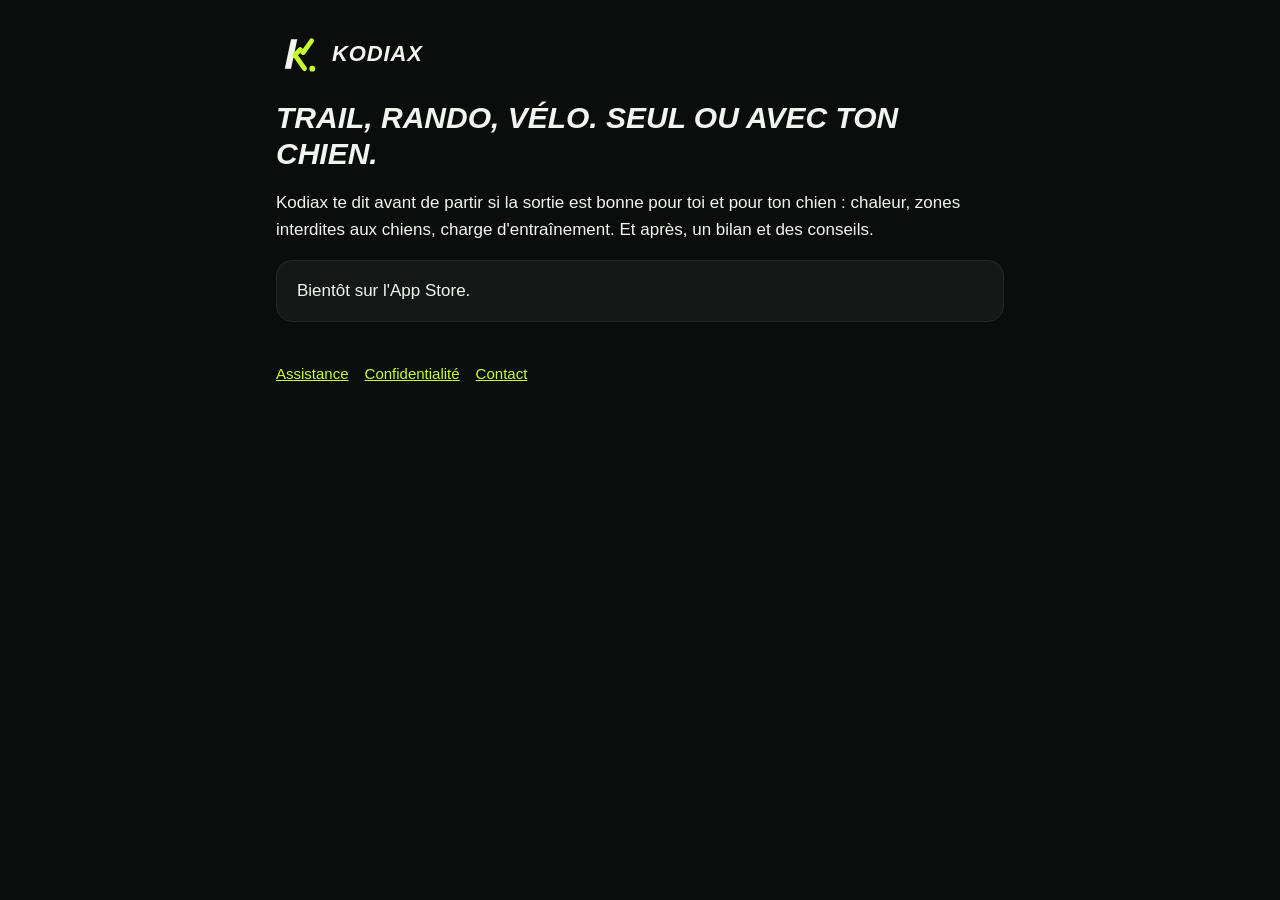
<file: index.html>
<!doctype html>
<html lang="fr"><head><meta charset="utf-8"><meta name="viewport" content="width=device-width,initial-scale=1">
<title>Kodiax — Sortir seul ou avec ton chien</title><link rel="stylesheet" href="style.css"></head>
<body><main>
<header><svg viewBox="0 0 120 120" aria-hidden="true"><rect width="120" height="120" rx="26" fill="#0B0D0C"/><polygon points="24,100 41,100 58,20 41,20" fill="#F2F4F0"/><path d="M50 64 L66 48 L74 56 L97 24" stroke="#C8FF2E" stroke-width="13" fill="none" stroke-linecap="round" stroke-linejoin="round"/><path d="M55 68 L78 100" stroke="#C8FF2E" stroke-width="13" fill="none" stroke-linecap="round"/><circle cx="99" cy="100" r="8" fill="#C8FF2E"/></svg><a href="index.html">KODIAX</a></header>
<h1>Trail, rando, vélo. Seul ou avec ton chien.</h1>
<p>Kodiax te dit avant de partir si la sortie est bonne pour toi et pour ton chien : chaleur, zones interdites aux chiens, charge d'entraînement. Et après, un bilan et des conseils.</p>
<div class="card">Bientôt sur l'App Store.</div>
<nav><a href="assistance.html">Assistance</a><a href="confidentialite.html">Confidentialité</a><a href="mailto:contact.kodiax@gmail.com">Contact</a></nav>
</main></body></html>
</file>
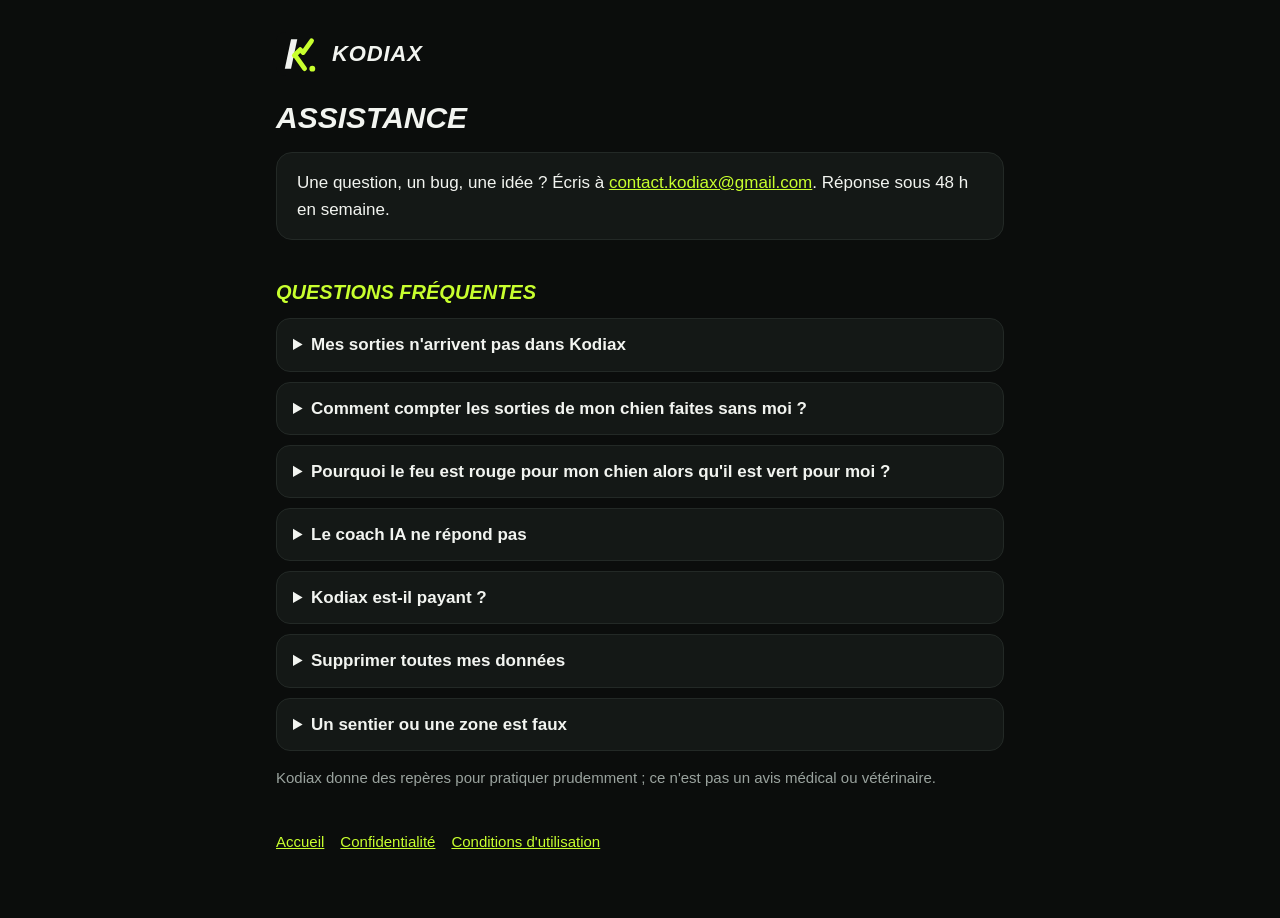
<file: assistance.html>
<!doctype html>
<html lang="fr"><head><meta charset="utf-8"><meta name="viewport" content="width=device-width,initial-scale=1">
<title>Kodiax — Assistance</title><link rel="stylesheet" href="style.css"></head>
<body><main>
<header><svg viewBox="0 0 120 120" aria-hidden="true"><rect width="120" height="120" rx="26" fill="#0B0D0C"/><polygon points="24,100 41,100 58,20 41,20" fill="#F2F4F0"/><path d="M50 64 L66 48 L74 56 L97 24" stroke="#C8FF2E" stroke-width="13" fill="none" stroke-linecap="round" stroke-linejoin="round"/><path d="M55 68 L78 100" stroke="#C8FF2E" stroke-width="13" fill="none" stroke-linecap="round"/><circle cx="99" cy="100" r="8" fill="#C8FF2E"/></svg><a href="index.html">KODIAX</a></header>
<h1>Assistance</h1>
<div class="card">Une question, un bug, une idée ? Écris à <a href="mailto:contact.kodiax@gmail.com">contact.kodiax@gmail.com</a>. Réponse sous 48 h en semaine.</div>

<h2>Questions fréquentes</h2>
<details><summary>Mes sorties n'arrivent pas dans Kodiax</summary>
<p>Kodiax lit tes sorties dans Apple Santé. Vérifie que ta montre y envoie bien ses entraînements :</p>
<ul><li><strong>Apple Watch</strong> : c'est automatique.</li>
<li><strong>Garmin</strong> : appli Garmin Connect → Plus → Paramètres → Applications connectées → Apple Santé, et autorise les entraînements.</li>
<li>Puis dans Réglages de l'iPhone → Santé → Accès aux données → Kodiax : autorise la lecture des entraînements.</li></ul>
<p>Les sorties faites avant la connexion de ta montre à Apple Santé ne remontent pas toujours : ajoute-les avec le « + » de l'accueil.</p></details>
<details><summary>Comment compter les sorties de mon chien faites sans moi ?</summary>
<p>Onglet Chiens → ton chien → « Ajouter une sortie sans moi », ou importe un fichier GPX (Strava, traceur…).</p></details>
<details><summary>Pourquoi le feu est rouge pour mon chien alors qu'il est vert pour moi ?</summary>
<p>Un chien se refroidit surtout en haletant. En effort intense (course, canicross, vélo), Kodiax passe au rouge dès 20 °C ressentis ; en balade, dès 25 °C. Les seuils sont plus bas pour les museaux courts, les pelages foncés et les chiens de plus de 8 ans.</p></details>
<details><summary>Le coach IA ne répond pas</summary>
<p>Il a besoin d'un iPhone compatible Apple Intelligence (iPhone 15 Pro ou plus récent) avec Apple Intelligence activé. Sinon, Kodiax affiche ses conseils calculés sans IA.</p></details>
<details><summary>Kodiax est-il payant ?</summary>
<p>Non. Toutes les fonctions de Kodiax sont offertes pendant le lancement, sans abonnement ni achat dans l'appli.</p></details>
<details><summary>Supprimer toutes mes données</summary>
<p>Kodiax → Réglages → « Supprimer mes données ». Tout est effacé de l'iPhone ; Apple Santé n'est pas modifié.</p></details>
<details><summary>Un sentier ou une zone est faux</summary>
<p>Les sentiers viennent d'OpenStreetMap et les zones des Parcs nationaux de France. Signale-le nous par e-mail ; tu peux aussi corriger directement la carte sur <a href="https://www.openstreetmap.org">openstreetmap.org</a>. Sur place, la signalisation fait toujours foi.</p></details>

<p class="muted">Kodiax donne des repères pour pratiquer prudemment ; ce n'est pas un avis médical ou vétérinaire.</p>
<nav><a href="index.html">Accueil</a><a href="confidentialite.html">Confidentialité</a><a href="https://www.apple.com/legal/internet-services/itunes/dev/stdeula/">Conditions d'utilisation</a></nav>
</main></body></html>
</file>
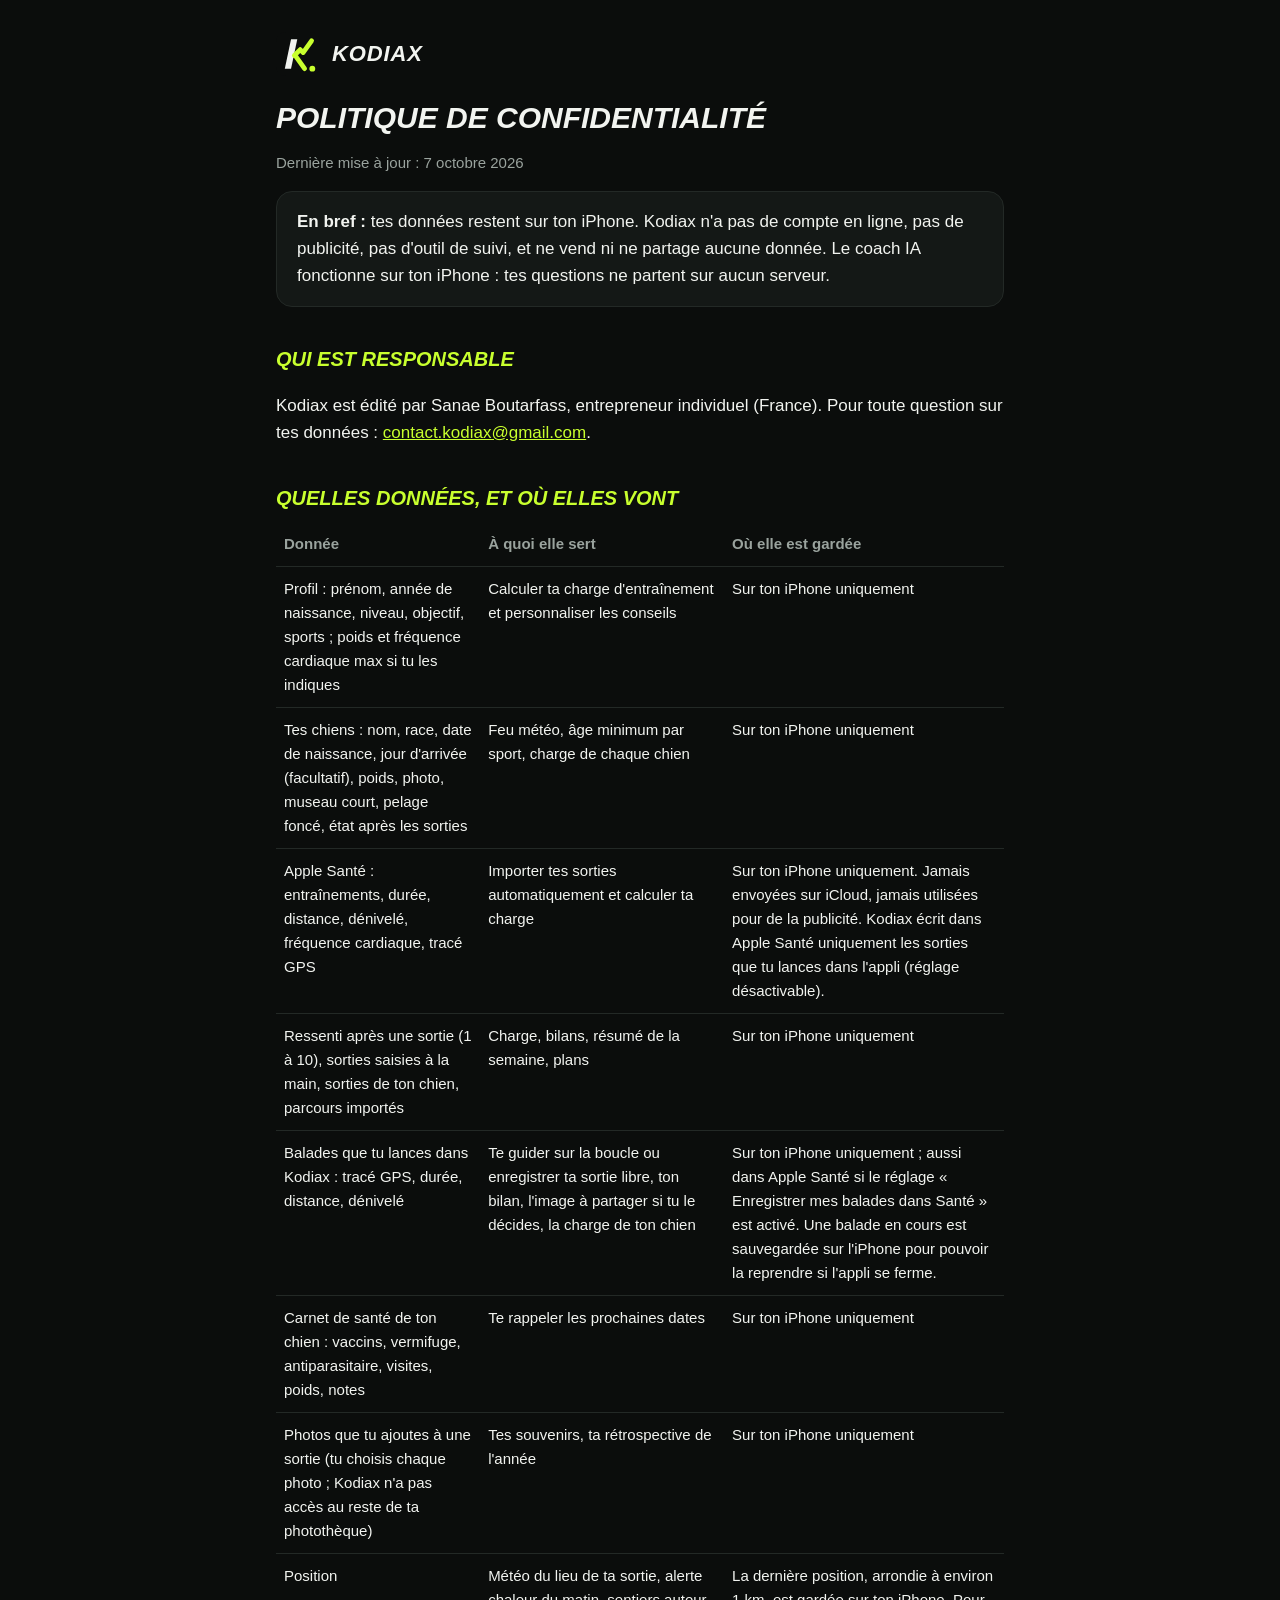
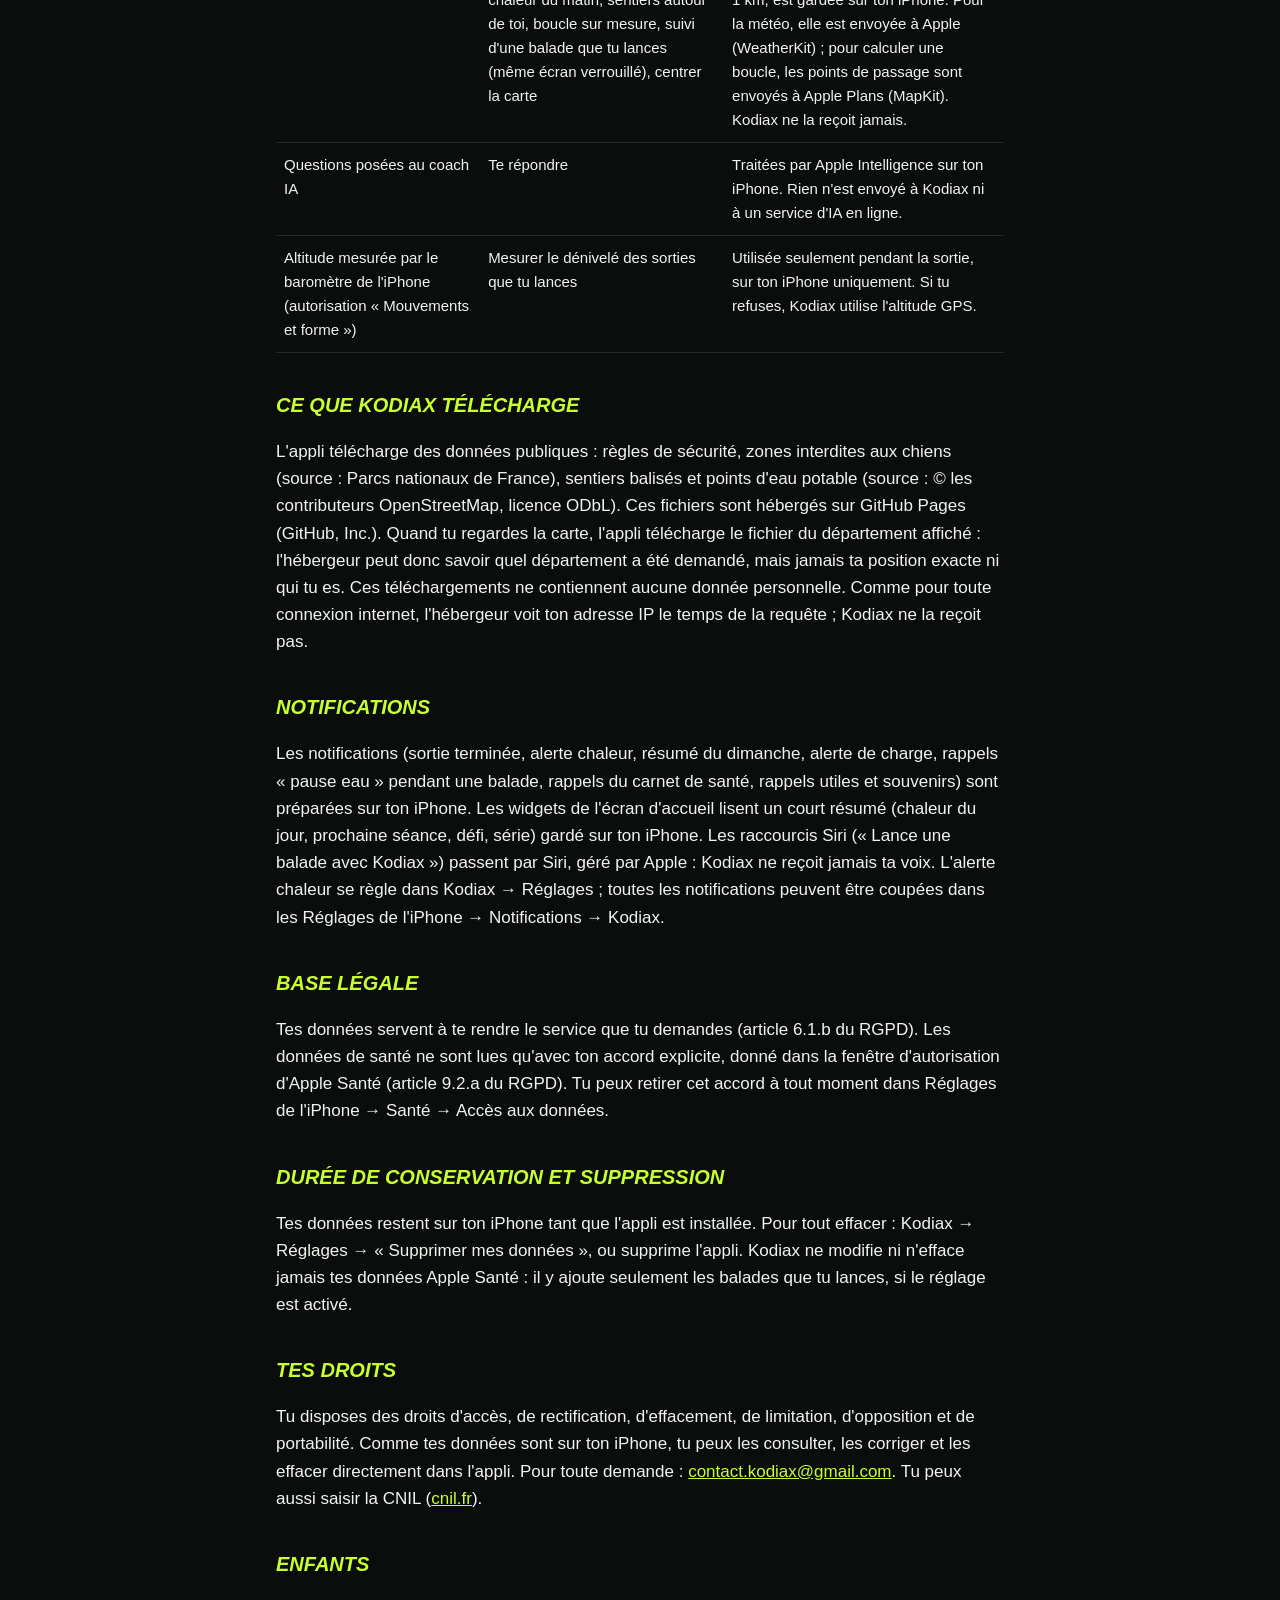
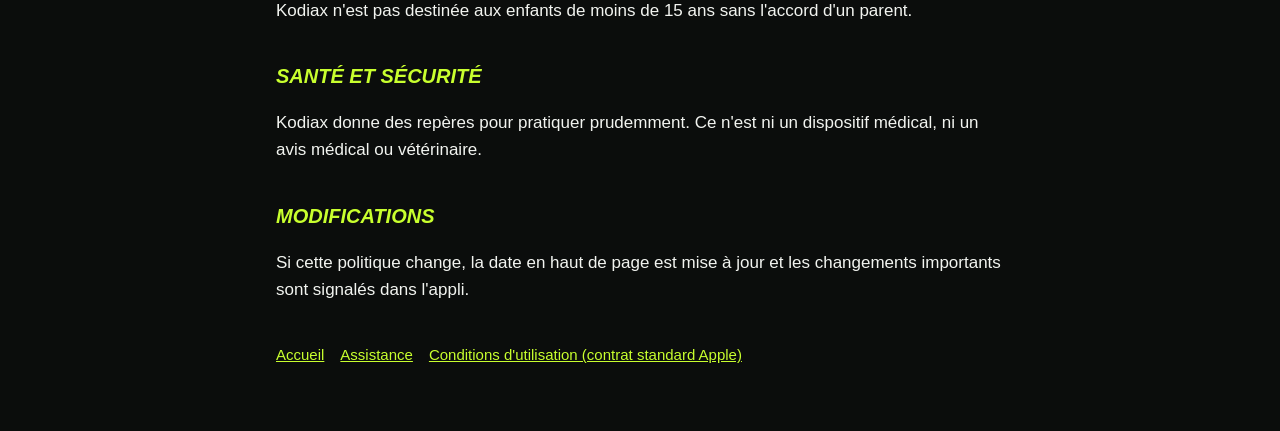
<file: confidentialite.html>
<!doctype html>
<html lang="fr"><head><meta charset="utf-8"><meta name="viewport" content="width=device-width,initial-scale=1">
<title>Kodiax — Politique de confidentialité</title><link rel="stylesheet" href="style.css"></head>
<body><main>
<header><svg viewBox="0 0 120 120" aria-hidden="true"><rect width="120" height="120" rx="26" fill="#0B0D0C"/><polygon points="24,100 41,100 58,20 41,20" fill="#F2F4F0"/><path d="M50 64 L66 48 L74 56 L97 24" stroke="#C8FF2E" stroke-width="13" fill="none" stroke-linecap="round" stroke-linejoin="round"/><path d="M55 68 L78 100" stroke="#C8FF2E" stroke-width="13" fill="none" stroke-linecap="round"/><circle cx="99" cy="100" r="8" fill="#C8FF2E"/></svg><a href="index.html">KODIAX</a></header>
<h1>Politique de confidentialité</h1>
<p class="muted">Dernière mise à jour : 7 octobre 2026</p>

<div class="card"><strong>En bref :</strong> tes données restent sur ton iPhone. Kodiax n'a pas de compte en ligne, pas de publicité, pas d'outil de suivi, et ne vend ni ne partage aucune donnée. Le coach IA fonctionne sur ton iPhone : tes questions ne partent sur aucun serveur.</div>

<h2>Qui est responsable</h2>
<p>Kodiax est édité par Sanae Boutarfass, entrepreneur individuel (France). Pour toute question sur tes données : <a href="mailto:contact.kodiax@gmail.com">contact.kodiax@gmail.com</a>.</p>

<h2>Quelles données, et où elles vont</h2>
<table>
<thead><tr><th>Donnée</th><th>À quoi elle sert</th><th>Où elle est gardée</th></tr></thead>
<tbody>
<tr><td>Profil : prénom, année de naissance, niveau, objectif, sports ; poids et fréquence cardiaque max si tu les indiques</td><td>Calculer ta charge d'entraînement et personnaliser les conseils</td><td>Sur ton iPhone uniquement</td></tr>
<tr><td>Tes chiens : nom, race, date de naissance, jour d'arrivée (facultatif), poids, photo, museau court, pelage foncé, état après les sorties</td><td>Feu météo, âge minimum par sport, charge de chaque chien</td><td>Sur ton iPhone uniquement</td></tr>
<tr><td>Apple Santé : entraînements, durée, distance, dénivelé, fréquence cardiaque, tracé GPS</td><td>Importer tes sorties automatiquement et calculer ta charge</td><td>Sur ton iPhone uniquement. Jamais envoyées sur iCloud, jamais utilisées pour de la publicité. Kodiax écrit dans Apple Santé uniquement les sorties que tu lances dans l'appli (réglage désactivable).</td></tr>
<tr><td>Ressenti après une sortie (1 à 10), sorties saisies à la main, sorties de ton chien, parcours importés</td><td>Charge, bilans, résumé de la semaine, plans</td><td>Sur ton iPhone uniquement</td></tr>
<tr><td>Balades que tu lances dans Kodiax : tracé GPS, durée, distance, dénivelé</td><td>Te guider sur la boucle ou enregistrer ta sortie libre, ton bilan, l'image à partager si tu le décides, la charge de ton chien</td><td>Sur ton iPhone uniquement ; aussi dans Apple Santé si le réglage « Enregistrer mes balades dans Santé » est activé. Une balade en cours est sauvegardée sur l'iPhone pour pouvoir la reprendre si l'appli se ferme.</td></tr>
<tr><td>Carnet de santé de ton chien : vaccins, vermifuge, antiparasitaire, visites, poids, notes</td><td>Te rappeler les prochaines dates</td><td>Sur ton iPhone uniquement</td></tr>
<tr><td>Photos que tu ajoutes à une sortie (tu choisis chaque photo ; Kodiax n'a pas accès au reste de ta photothèque)</td><td>Tes souvenirs, ta rétrospective de l'année</td><td>Sur ton iPhone uniquement</td></tr>
<tr><td>Position</td><td>Météo du lieu de ta sortie, alerte chaleur du matin, sentiers autour de toi, boucle sur mesure, suivi d'une balade que tu lances (même écran verrouillé), centrer la carte</td><td>La dernière position, arrondie à environ 1 km, est gardée sur ton iPhone. Pour la météo, elle est envoyée à Apple (WeatherKit) ; pour calculer une boucle, les points de passage sont envoyés à Apple Plans (MapKit). Kodiax ne la reçoit jamais.</td></tr>
<tr><td>Questions posées au coach IA</td><td>Te répondre</td><td>Traitées par Apple Intelligence sur ton iPhone. Rien n'est envoyé à Kodiax ni à un service d'IA en ligne.</td></tr>
<tr><td>Altitude mesurée par le baromètre de l'iPhone (autorisation « Mouvements et forme »)</td><td>Mesurer le dénivelé des sorties que tu lances</td><td>Utilisée seulement pendant la sortie, sur ton iPhone uniquement. Si tu refuses, Kodiax utilise l'altitude GPS.</td></tr>
</tbody></table>

<h2>Ce que Kodiax télécharge</h2>
<p>L'appli télécharge des données publiques : règles de sécurité, zones interdites aux chiens (source : Parcs nationaux de France), sentiers balisés et points d'eau potable (source : © les contributeurs OpenStreetMap, licence ODbL). Ces fichiers sont hébergés sur GitHub Pages (GitHub, Inc.). Quand tu regardes la carte, l'appli télécharge le fichier du département affiché : l'hébergeur peut donc savoir quel département a été demandé, mais jamais ta position exacte ni qui tu es. Ces téléchargements ne contiennent aucune donnée personnelle. Comme pour toute connexion internet, l'hébergeur voit ton adresse IP le temps de la requête ; Kodiax ne la reçoit pas.</p>

<h2>Notifications</h2>
<p>Les notifications (sortie terminée, alerte chaleur, résumé du dimanche, alerte de charge, rappels « pause eau » pendant une balade, rappels du carnet de santé, rappels utiles et souvenirs) sont préparées sur ton iPhone. Les widgets de l'écran d'accueil lisent un court résumé (chaleur du jour, prochaine séance, défi, série) gardé sur ton iPhone. Les raccourcis Siri (« Lance une balade avec Kodiax ») passent par Siri, géré par Apple : Kodiax ne reçoit jamais ta voix. L'alerte chaleur se règle dans Kodiax → Réglages ; toutes les notifications peuvent être coupées dans les Réglages de l'iPhone → Notifications → Kodiax.</p>

<h2>Base légale</h2>
<p>Tes données servent à te rendre le service que tu demandes (article 6.1.b du RGPD). Les données de santé ne sont lues qu'avec ton accord explicite, donné dans la fenêtre d'autorisation d'Apple Santé (article 9.2.a du RGPD). Tu peux retirer cet accord à tout moment dans Réglages de l'iPhone → Santé → Accès aux données.</p>

<h2>Durée de conservation et suppression</h2>
<p>Tes données restent sur ton iPhone tant que l'appli est installée. Pour tout effacer : Kodiax → Réglages → « Supprimer mes données », ou supprime l'appli. Kodiax ne modifie ni n'efface jamais tes données Apple Santé : il y ajoute seulement les balades que tu lances, si le réglage est activé.</p>

<h2>Tes droits</h2>
<p>Tu disposes des droits d'accès, de rectification, d'effacement, de limitation, d'opposition et de portabilité. Comme tes données sont sur ton iPhone, tu peux les consulter, les corriger et les effacer directement dans l'appli. Pour toute demande : <a href="mailto:contact.kodiax@gmail.com">contact.kodiax@gmail.com</a>. Tu peux aussi saisir la CNIL (<a href="https://www.cnil.fr">cnil.fr</a>).</p>

<h2>Enfants</h2>
<p>Kodiax n'est pas destinée aux enfants de moins de 15 ans sans l'accord d'un parent.</p>

<h2>Santé et sécurité</h2>
<p>Kodiax donne des repères pour pratiquer prudemment. Ce n'est ni un dispositif médical, ni un avis médical ou vétérinaire.</p>

<h2>Modifications</h2>
<p>Si cette politique change, la date en haut de page est mise à jour et les changements importants sont signalés dans l'appli.</p>

<nav><a href="index.html">Accueil</a><a href="assistance.html">Assistance</a><a href="https://www.apple.com/legal/internet-services/itunes/dev/stdeula/">Conditions d'utilisation (contrat standard Apple)</a></nav>
</main></body></html>
</file>
<file: style.css>
:root{--lime:#C8FF2E;--carbon:#0B0D0C;--surface:#141816;--card:#232926;--text:#F2F4F0;--muted:#9AA39E}
*{box-sizing:border-box}
body{margin:0;background:var(--carbon);color:var(--text);font:17px/1.6 -apple-system,BlinkMacSystemFont,"Segoe UI",Roboto,sans-serif}
main{max-width:760px;margin:0 auto;padding:32px 16px 64px}
header{display:flex;align-items:center;gap:12px;margin-bottom:24px}
header svg{width:44px;height:44px}
header a{color:var(--text);text-decoration:none;font-weight:800;font-style:italic;letter-spacing:.04em;font-size:22px}
h1{font-size:30px;line-height:1.2;margin:8px 0 4px;font-style:italic;text-transform:uppercase}
h2{font-size:20px;margin:36px 0 8px;color:var(--lime);text-transform:uppercase;font-style:italic}
p,li{color:var(--text)}
.muted{color:var(--muted);font-size:15px}
.card{background:var(--surface);border:1px solid var(--card);border-radius:16px;padding:16px 20px;margin:16px 0}
table{width:100%;border-collapse:collapse;font-size:15px}
th,td{text-align:left;padding:10px 8px;border-bottom:1px solid var(--card);vertical-align:top}
th{color:var(--muted);font-weight:600}
a{color:var(--lime)}
nav{margin-top:40px;display:flex;gap:16px;flex-wrap:wrap;font-size:15px}
details{background:var(--surface);border:1px solid var(--card);border-radius:14px;padding:12px 16px;margin:10px 0}
summary{cursor:pointer;font-weight:600}
@media (max-width:560px){table,thead,tbody,tr,th,td{display:block}thead{display:none}td{border:0;padding:4px 0}tr{border-bottom:1px solid var(--card);padding:10px 0}td:first-child{font-weight:600}td:nth-child(2)::before{content:"Pour : ";color:var(--muted)}td:nth-child(3)::before{content:"Où : ";color:var(--muted)}}
</file>
